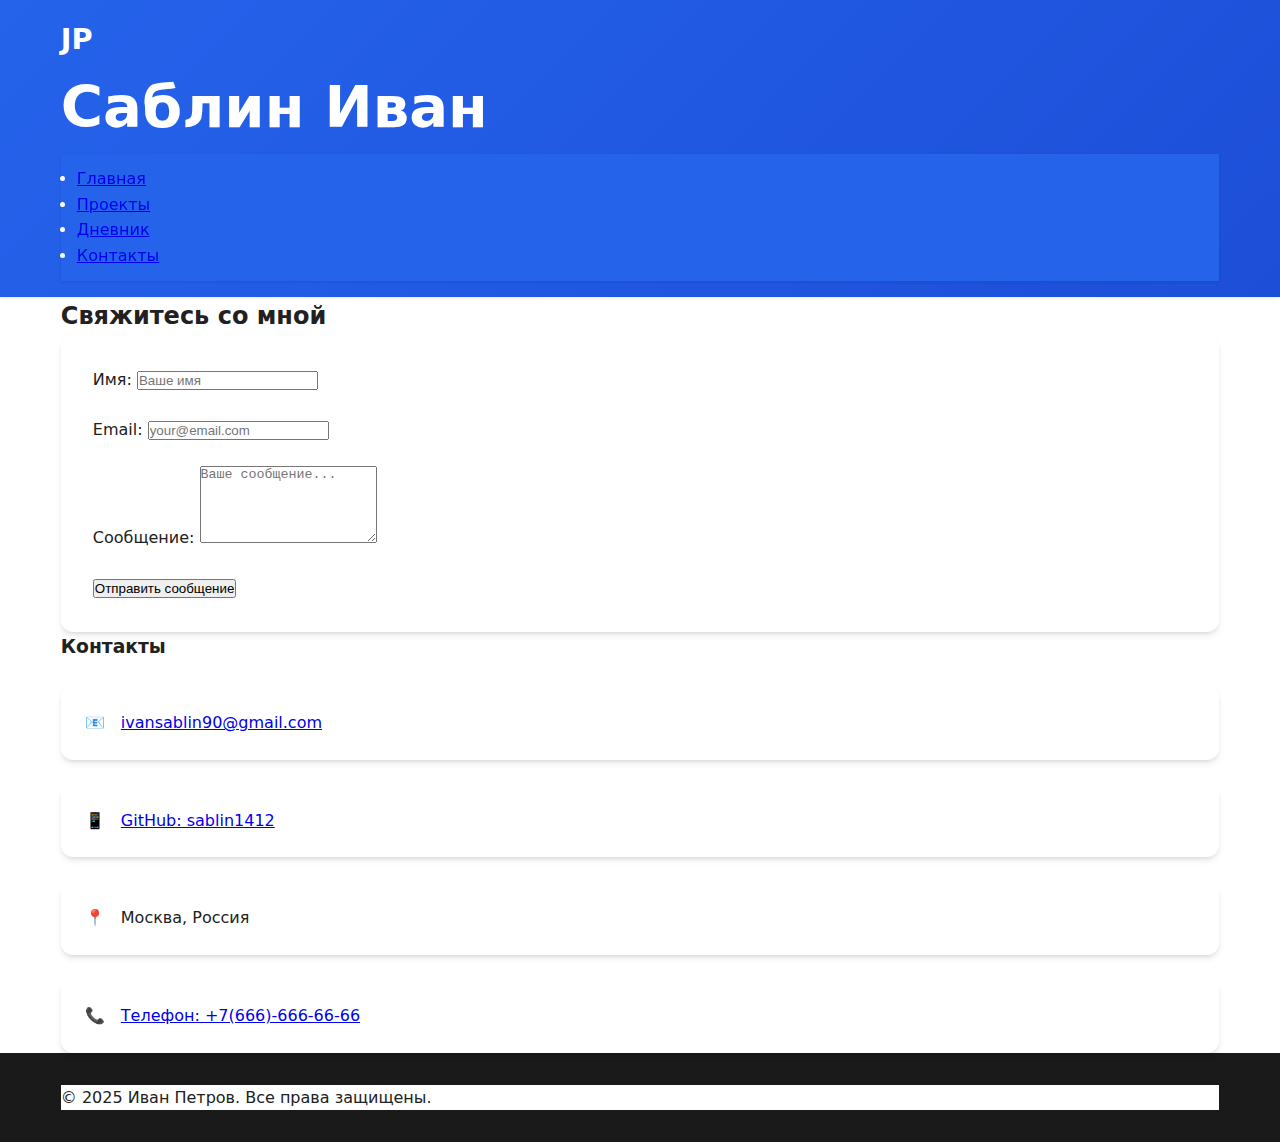
<file: pages/contacts.html>
<!DOCTYPE html>
<html lang="ru">
<head>
    <meta charset="UTF-8">
    <meta name="viewport" content="width=device-width, initial-scale=1.0">
    <title>Контакты - Портфолио</title>
    <link rel="stylesheet" href="../styles/styles.css">
</head>
<body>
    <!-- Шапка сайта -->
    <header class="header">
        <div class="container">
            <div class="logo">
                <div class="logo-icon">JP</div>
                <h1>Саблин Иван</h1>
            </div>
            <nav class="nav">
                <ul>
                    <li><a href="../index.html">Главная</a></li>
                    <li><a href="projects.html">Проекты</a></li>
                    <li><a href="diary.html">Дневник</a></li>
                    <li><a href="contacts.html" class="active">Контакты</a></li>
                </ul>
            </nav>
        </div>
    </header>

    <main>
        <section class="contacts-section">
            <div class="container">
                <h2>Свяжитесь со мной</h2>

                <!-- Форма контакта -->
                <div class="contact-form-wrapper">
                    <form class="contact-form" id="contactForm">
                        <div class="form-group">
                            <label for="name">Имя:</label>
                            <input type="text" id="name" name="name" required placeholder="Ваше имя">
                            <span class="error-message" id="nameError"></span>
                        </div>

                        <div class="form-group">
                            <label for="email">Email:</label>
                            <input type="email" id="email" name="email" required placeholder="your@email.com">
                            <span class="error-message" id="emailError"></span>
                        </div>

                        <div class="form-group">
                            <label for="message">Сообщение:</label>
                            <textarea id="message" name="message" rows="5" required placeholder="Ваше сообщение..."></textarea>
                            <span class="error-message" id="messageError"></span>
                        </div>

                        <button type="submit" class="btn btn-primary">Отправить сообщение</button>
                    </form>

                    <!-- Контактная информация -->
                    <div class="contact-info">
                        <h3>Контакты</h3>
                        <div class="contact-item">
                            <span class="icon">📧</span>
                            <a href="mailto:student@edu.ru">ivansablin90@gmail.com</a>
                        </div>
                        <div class="contact-item">
                            <span class="icon">📱</span>
                            <a href="https://github.com" target="_blank">GitHub: sablin1412</a>
                        </div>
                        <div class="contact-item">
                            <span class="icon">📍</span>
                            <p>Москва, Россия</p>
                        </div>
                        <div class="contact-item">
                            <span class="icon">📞</span>
                            <a href="https://linkedin.com" target="_blank">Телефон: +7(666)-666-66-66</a>
                        </div>
                    </div>
                </div>
            </div>
        </section>
    </main>

    <!-- Подвал -->
    <footer class="footer">
        <div class="container">
            <p>&copy; 2025 Иван Петров. Все права защищены.</p>
        </div>
    </footer>

    <script src="../scripts/script.js"></script>
</body>
</html>
</file>
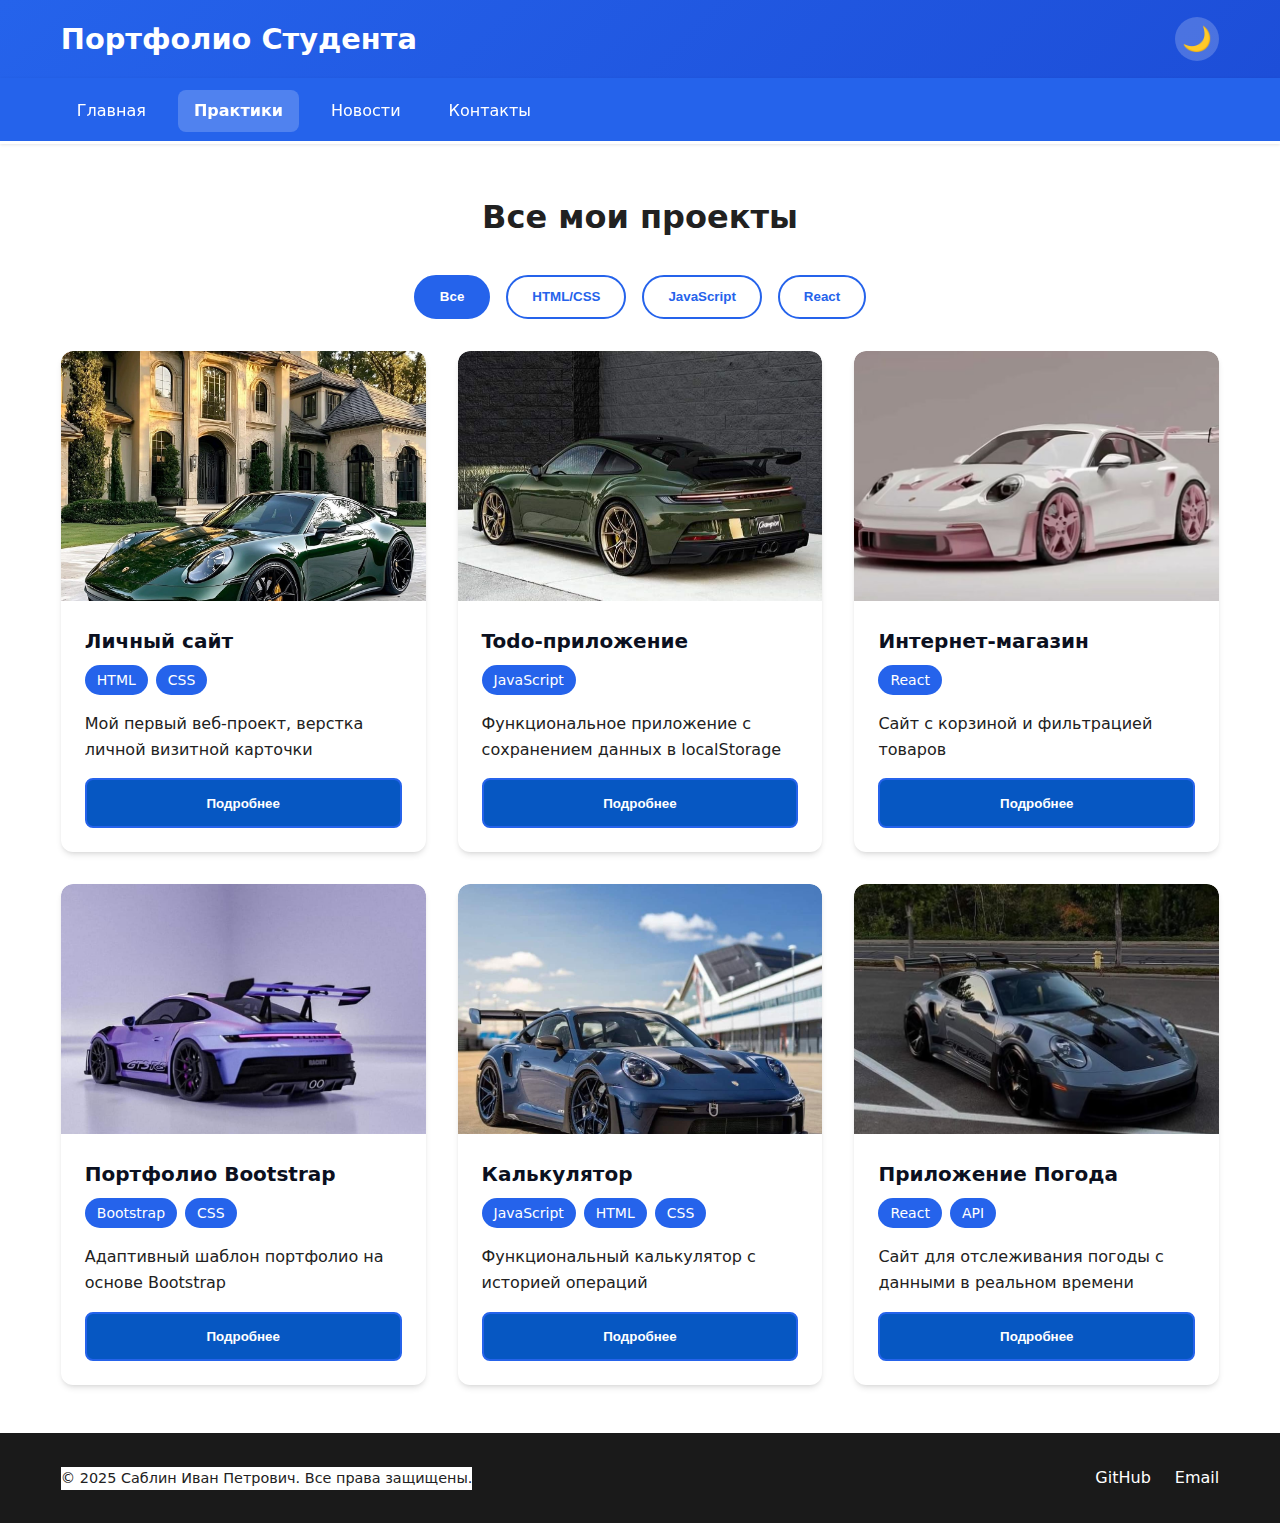
<file: pages/projects.html>
<!DOCTYPE html>
<html lang="ru">
<head>
    <meta charset="UTF-8">
    <meta name="viewport" content="width=device-width, initial-scale=1, viewport-fit=cover">
    <meta name="description" content="Все мои проекты по веб-разработке - HTML, CSS, JavaScript, React">
    <title>Мои проекты - Портфолио Студента</title>
    <link rel="stylesheet" href="../styles/styles.css">
    <link rel="stylesheet" href="../additional-styles.css">
</head>
<body>
    <a class="skip-link" href="#main">Перейти к основному содержимому</a>

    <div class="page">
        <header class="header" role="banner">
            <div class="container header__container">
                <div class="logo">Портфолио Студента</div>
                <button class="theme-toggle" id="themeToggle" aria-label="Переключить тему" aria-pressed="false">
                    <span class="theme-icon" aria-hidden="true">🌙</span>
                    <span class="sr-only">Тема: Светлая</span>
                </button>
            </div>
        </header>

        <nav class="nav" role="navigation" aria-label="Основная навигация">
            <div class="container">
                <ul class="nav__list">
                    <li><a href="../index.html" class="nav__link">Главная</a></li>
                    <li><a href="projects.html" class="nav__link" aria-current="page">Практики</a></li>
                    <li><a href="diary.html" class="nav__link">Новости</a></li>
                    <li><a href="contacts.html" class="nav__link">Контакты</a></li>
                </ul>
            </div>
        </nav>

        <main id="main" class="main" role="main">
            <section class="section" aria-labelledby="projects-title">
                <div class="container">
                    <h1 id="projects-title" class="section-title">Все мои проекты</h1>
                    
                    <div class="filters" role="group" aria-label="Фильтры проектов по технологиям">
                        <button class="filter-btn active" data-filter="all" aria-pressed="true">Все</button>
                        <button class="filter-btn" data-filter="html" aria-pressed="false">HTML/CSS</button>
                        <button class="filter-btn" data-filter="javascript" aria-pressed="false">JavaScript</button>
                        <button class="filter-btn" data-filter="react" aria-pressed="false">React</button>
                    </div>

                    <div class="projects-area">
                        <div class="projects-gallery" role="list" aria-label="Список проектов">
                            <!-- Проект 1: Личный сайт -->
                            <article class="project-card" data-category="html" role="listitem">
                                <div class="project-card__image-wrapper">
                                    <img src="../images/ww1.jpg" 
                                         width="400" 
                                         height="250" 
                                         alt="Скриншот личного сайта-визитки с адаптивным дизайном" 
                                         class="project-card__image"
                                         loading="lazy">
                                </div>
                                <div class="project-card__content">
                                    <h3 class="project-card__title">Личный сайт</h3>
                                    <div class="project-card__tags" role="list" aria-label="Технологии проекта">
                                        <span class="tag" role="listitem">HTML</span>
                                        <span class="tag" role="listitem">CSS</span>
                                    </div>
                                    <p class="project-card__description">Мой первый веб-проект, верстка личной визитной карточки</p>
                                    <button class="button button--secondary project-details-btn" data-project="0" aria-label="Показать подробную информацию о проекте Личный сайт">Подробнее</button>
                                </div>
                            </article>

                            <!-- Проект 2: Todo-приложение -->
                            <article class="project-card" data-category="javascript" role="listitem">
                                <div class="project-card__image-wrapper">
                                    <img src="../images/ww2.jpg" 
                                         width="400" 
                                         height="250" 
                                         alt="Скриншот Todo-приложения с списком задач" 
                                         class="project-card__image"
                                         loading="lazy">
                                </div>
                                <div class="project-card__content">
                                    <h3 class="project-card__title">Todo-приложение</h3>
                                    <div class="project-card__tags" role="list" aria-label="Технологии проекта">
                                        <span class="tag" role="listitem">JavaScript</span>
                                    </div>
                                    <p class="project-card__description">Функциональное приложение с сохранением данных в localStorage</p>
                                    <button class="button button--secondary project-details-btn" data-project="1" aria-label="Показать подробную информацию о проекте Todo-приложение">Подробнее</button>
                                </div>
                            </article>

                            <!-- Проект 3: Интернет-магазин -->
                            <article class="project-card" data-category="react" role="listitem">
                                <div class="project-card__image-wrapper">
                                    <img src="../images/ww3.jpg" 
                                         width="400" 
                                         height="250" 
                                         alt="Скриншот интернет-магазина с карточками товаров и корзиной" 
                                         class="project-card__image"
                                         loading="lazy">
                                </div>
                                <div class="project-card__content">
                                    <h3 class="project-card__title">Интернет-магазин</h3>
                                    <div class="project-card__tags" role="list" aria-label="Технологии проекта">
                                        <span class="tag" role="listitem">React</span>
                                    </div>
                                    <p class="project-card__description">Сайт с корзиной и фильтрацией товаров</p>
                                    <button class="button button--secondary project-details-btn" data-project="2" aria-label="Показать подробную информацию о проекте Интернет-магазин">Подробнее</button>
                                </div>
                            </article>

                            <!-- Проект 4: Портфолио Bootstrap -->
                            <article class="project-card" data-category="html" role="listitem">
                                <div class="project-card__image-wrapper">
                                    <img src="../images/ww4.jpg" 
                                         width="400" 
                                         height="250" 
                                         alt="Скриншот портфолио на Bootstrap с сеточной системой" 
                                         class="project-card__image"
                                         loading="lazy">
                                </div>
                                <div class="project-card__content">
                                    <h3 class="project-card__title">Портфолио Bootstrap</h3>
                                    <div class="project-card__tags" role="list" aria-label="Технологии проекта">
                                        <span class="tag" role="listitem">Bootstrap</span>
                                        <span class="tag" role="listitem">CSS</span>
                                    </div>
                                    <p class="project-card__description">Адаптивный шаблон портфолио на основе Bootstrap</p>
                                    <button class="button button--secondary project-details-btn" data-project="3" aria-label="Показать подробную информацию о проекте Портфолио Bootstrap">Подробнее</button>
                                </div>
                            </article>

                            <!-- Проект 5: Калькулятор -->
                            <article class="project-card" data-category="javascript" role="listitem">
                                <div class="project-card__image-wrapper">
                                    <img src="../images/ww5.jpg" 
                                         width="400" 
                                         height="250" 
                                         alt="Скриншот калькулятора с интерфейсом для вычислений" 
                                         class="project-card__image"
                                         loading="lazy">
                                </div>
                                <div class="project-card__content">
                                    <h3 class="project-card__title">Калькулятор</h3>
                                    <div class="project-card__tags" role="list" aria-label="Технологии проекта">
                                        <span class="tag" role="listitem">JavaScript</span>
                                        <span class="tag" role="listitem">HTML</span>
                                        <span class="tag" role="listitem">CSS</span>
                                    </div>
                                    <p class="project-card__description">Функциональный калькулятор с историей операций</p>
                                    <button class="button button--secondary project-details-btn" data-project="4" aria-label="Показать подробную информацию о проекте Калькулятор">Подробнее</button>
                                </div>
                            </article>

                            <!-- Проект 6: Приложение Погода -->
                            <article class="project-card" data-category="react" role="listitem">
                                <div class="project-card__image-wrapper">
                                    <img src="../images/ww6.jpg" 
                                         width="400" 
                                         height="250" 
                                         alt="Скриншот приложения погоды с прогнозом на неделю" 
                                         class="project-card__image"
                                         loading="lazy">
                                </div>
                                <div class="project-card__content">
                                    <h3 class="project-card__title">Приложение Погода</h3>
                                    <div class="project-card__tags" role="list" aria-label="Технологии проекта">
                                        <span class="tag" role="listitem">React</span>
                                        <span class="tag" role="listitem">API</span>
                                    </div>
                                    <p class="project-card__description">Сайт для отслеживания погоды с данными в реальном времени</p>
                                    <button class="button button--secondary project-details-btn" data-project="5" aria-label="Показать подробную информацию о проекте Приложение Погода">Подробнее</button>
                                </div>
                            </article>
                        </div>
                    </div>
                </div>
            </section>
        </main>

        <footer class="footer" role="contentinfo">
            <div class="container footer__container">
                <p class="footer__copyright">&copy; 2025 Саблин Иван Петрович. Все права защищены.</p>
                <nav class="footer__links" aria-label="Социальные сети">
                    <a href="https://github.com/sablin1412" target="_blank" rel="noopener noreferrer" class="footer__link" aria-label="GitHub профиль (открывается в новой вкладке)">GitHub</a>
                    <a href="mailto:ivansablin90@gmail.com" class="footer__link" aria-label="Отправить email">Email</a>
                </nav>
            </div>
        </footer>
    </div>

    <!-- Модальное окно для деталей проекта -->
    <div id="projectModal" class="modal" role="dialog" aria-modal="true" aria-labelledby="modalTitle" aria-describedby="modalDescription" hidden>
        <div class="modal__overlay" data-close-modal aria-label="Закрыть модальное окно"></div>
        <div class="modal__content" tabindex="-1">
            <button class="modal__close" data-close-modal aria-label="Закрыть модальное окно">&times;</button>
            <h2 id="modalTitle" class="modal__title"></h2>
            <div id="modalDescription" class="modal__body"></div>
        </div>
    </div>

    <!-- Контейнер для уведомлений -->
    <div id="notifications" class="notifications-container" role="status" aria-live="polite" aria-atomic="true"></div>

    <script src="../scripts/script.js"></script>
    <script>
        // Фильтрация проектов с доступностью
        document.addEventListener('DOMContentLoaded', function() {
            const filterBtns = document.querySelectorAll('.filter-btn');
            const projectCards = document.querySelectorAll('[data-category]');
            
            filterBtns.forEach(btn => {
                btn.addEventListener('click', function() {
                    // Обновление aria-pressed для всех кнопок
                    filterBtns.forEach(b => {
                        b.classList.remove('active');
                        b.setAttribute('aria-pressed', 'false');
                    });
                    
                    this.classList.add('active');
                    this.setAttribute('aria-pressed', 'true');
                    
                    const filterValue = this.getAttribute('data-filter');
                    let visibleCount = 0;
                    
                    projectCards.forEach(card => {
                        if (filterValue === 'all' || card.getAttribute('data-category') === filterValue) {
                            card.style.display = 'block';
                            setTimeout(() => card.style.opacity = '1', 10);
                            visibleCount++;
                        } else {
                            card.style.opacity = '0';
                            setTimeout(() => card.style.display = 'none', 300);
                        }
                    });
                    
                    // Announce результат фильтрации для скринридеров
                    const filterText = this.textContent;
                    announceToScreenReader(`Фильтр ${filterText} применён. Показано проектов: ${visibleCount}`);
                });
            });
        });
    </script>
</body>
</html>
</file>
<file: styles/styles.css>
/* ==================== ПЕРЕМЕННЫЕ И ОСНОВНЫЕ СТИЛИ ==================== */

:root {
    /* Цветовая схема */
    --primary-color: #2563eb;
    --secondary-color: #6c757d;
    --success-color: #28a745;
    --danger-color: #dc3545;
    --dark-bg: #1a1a1a;
    --light-bg: #f8f9fa;
    --text-dark: #0b1020;
    --text-light: #666666;
    --border-color: #e0e0e0;
    
    /* Отступы */
    --space-sm: 0.5rem;
    --space-md: 1rem;
    --space-lg: 1.5rem;
    --space-xl: 2rem;
    --space-2xl: 3rem;
    
    /* Тени */
    --shadow-sm: 0 1px 3px rgba(0, 0, 0, 0.1);
    --shadow-md: 0 4px 6px -1px rgba(0, 0, 0, 0.1), 0 2px 4px -2px rgba(0, 0, 0, 0.1);
    --shadow-lg: 0 10px 15px -3px rgba(0, 0, 0, 0.1), 0 4px 6px -4px rgba(0, 0, 0, 0.1);
    
    --transition: all 0.3s ease;
    
    /* Поддержка светлой и тёмной темы */
    color-scheme: light dark;
}

/* ==================== СБРОС И БАЗОВЫЕ СТИЛИ ==================== */

* {
    margin: 0;
    padding: 0;
    box-sizing: border-box;
}

html {
    scroll-behavior: smooth;
    height: 100%;
}

body {
    margin: 0;
    font: 16px/1.6 system-ui, -apple-system, "Segoe UI", Roboto, Arial, sans-serif;
    background: #f8fafc;
    color: var(--text-dark);
    height: 100%;
}

.page {
    min-height: 100vh;
    min-height: 100svh;
    min-height: 100dvh;
    display: flex;
    flex-direction: column;
}

main {
    flex: 1;
}

.container {
    max-width: 1200px;
    margin: 0 auto;
    padding-inline: clamp(1rem, calc(0.5rem + 1vw), 2rem);
}

/* ==================== SKIP-LINK (ДОСТУПНОСТЬ) ==================== */

.skip-link {
    position: absolute;
    inset-inline-start: 1rem;
    inset-block-start: -100%;
    z-index: 10000;
    padding: 0.5rem 0.75rem;
    background: #111;
    color: #fff;
    border-radius: 0.5rem;
    text-decoration: none;
    font-weight: 600;
}

.skip-link:focus,
.skip-link:focus-visible {
    inset-block-start: 1rem;
}

/* ==================== ФОКУС (ДОСТУПНОСТЬ) ==================== */

:focus-visible {
    outline: 3px solid var(--primary-color);
    outline-offset: 2px;
}

a, button, input, textarea {
    outline-offset: 2px;
}

/* Крупные цели на сенсорных устройствах */
@media (pointer: coarse) {
    a, button, .nav__link {
        min-height: 44px;
        padding: 0.75rem 1rem;
    }
}

/* ==================== ШАПКА ==================== */

.header {
    background: linear-gradient(135deg, var(--primary-color) 0%, #1d4ed8 100%);
    color: white;
    padding-block: 1rem;
    box-shadow: var(--shadow-sm);
}

.header__container {
    display: flex;
    justify-content: space-between;
    align-items: center;
}

.logo {
    font-size: clamp(1.25rem, calc(1rem + 1.2vw), 1.8rem);
    font-weight: 700;
}

.theme-toggle {
    background: rgba(255, 255, 255, 0.2);
    border: none;
    border-radius: 50%;
    width: 44px;
    height: 44px;
    display: flex;
    align-items: center;
    justify-content: center;
    cursor: pointer;
    transition: var(--transition);
    font-size: 1.5rem;
}

.theme-toggle:hover {
    background: rgba(255, 255, 255, 0.3);
    transform: scale(1.1);
}

/* ==================== НАВИГАЦИЯ (STICKY С SAFE-AREA) ==================== */

.nav {
    position: sticky;
    top: 0;
    padding-block-start: calc(0.75rem + env(safe-area-inset-top));
    padding-block-end: 0.75rem;
    padding-inline-start: calc(var(--space-md, 1rem) + env(safe-area-inset-left));
    padding-inline-end: calc(var(--space-md, 1rem) + env(safe-area-inset-right));
    background: var(--primary-color);
    z-index: 100;
    isolation: isolate;
    box-shadow: var(--shadow-sm);
}

.nav__list {
    list-style: none;
    display: flex;
    gap: var(--space-md);
    flex-wrap: wrap;
}

.nav__link {
    color: white;
    text-decoration: none;
    padding: 0.5rem 1rem;
    border-radius: 0.5rem;
    transition: var(--transition);
    display: inline-block;
}

.nav__link:hover,
.nav__link.active {
    background: rgba(255, 255, 255, 0.2);
}

/* ==================== HERO-СЕКЦИЯ ==================== */

.hero {
    padding-block: var(--space-2xl);
    background: linear-gradient(135deg, #f8fafc 0%, #e2e8f0 100%);
}

.hero__container {
    display: flex;
    gap: var(--space-xl);
    align-items: center;
    flex-wrap: wrap;
}

.hero__image {
    flex-shrink: 0;
}

.hero__photo {
    inline-size: 200px;
    block-size: auto;
    border-radius: 50%;
    object-fit: cover;
    box-shadow: var(--shadow-lg);
    animation: float 3s ease-in-out infinite;
}

@keyframes float {
    0%, 100% { transform: translateY(0); }
    50% { transform: translateY(-10px); }
}

.hero__content {
    flex: 1;
    min-width: 280px;
}

.hero__title {
    font-size: clamp(1.5rem, calc(1.1rem + 2vw), 2rem);
    margin-bottom: var(--space-sm);
    color: var(--primary-color);
}

.hero__subtitle {
    font-size: clamp(1.1rem, calc(0.9rem + 0.8vw), 1.4rem);
    margin-bottom: var(--space-md);
    color: var(--text-light);
}

.hero__description {
    font-size: clamp(1rem, calc(0.9rem + 0.4vw), 1.1rem);
    margin-bottom: var(--space-md);
    max-width: 65ch;
    line-height: 1.7;
}

/* ==================== СЕКЦИИ ==================== */

.section {
    padding-block: var(--space-2xl);
}

.section-title {
    font-size: clamp(1.5rem, calc(1.1rem + 2vw), 2rem);
    margin-bottom: var(--space-xl);
    text-align: center;
    color: var(--primary-color);
}

/* ==================== НАВЫКИ ==================== */

.skills__grid {
    display: grid;
    grid-template-columns: repeat(auto-fit, minmax(250px, 1fr));
    gap: var(--space-lg);
}

.skill-item {
    background: white;
    padding: var(--space-lg);
    border-radius: 0.75rem;
    box-shadow: var(--shadow-md);
}

.skill-item__header {
    display: flex;
    justify-content: space-between;
    margin-bottom: var(--space-sm);
}

.skill-item__name {
    font-weight: 600;
    color: var(--text-dark);
}

.skill-item__percent {
    color: var(--primary-color);
    font-weight: 600;
}

.progress-bar {
    height: 10px;
    background: #e0e0e0;
    border-radius: 10px;
    overflow: hidden;
}

.progress-bar__fill {
    height: 100%;
    background: linear-gradient(90deg, var(--primary-color), #1d4ed8);
    width: var(--progress);
    border-radius: 10px;
    transition: width 1s ease;
}

/* ==================== ПРОЕКТЫ (GRID AUTO-FIT + CONTAINER QUERIES) ==================== */

.projects-preview {
    margin-block: var(--space-2xl);
}

/* Базовое поведение */
.projects-list {
    display: grid;
    grid-template-columns: repeat(auto-fit, minmax(18rem, 1fr));
    gap: var(--space-lg);
}

/* Контейнерные запросы (прогрессивное улучшение) */
@supports (container-type: inline-size) {
    .projects-area {
        container-type: inline-size;
        container-name: projects;
    }

    .projects-list {
        grid-template-columns: 1fr;
    }

    @container projects (min-width: 640px) {
        .projects-list {
            grid-template-columns: repeat(2, 1fr);
        }
    }

    @container projects (min-width: 960px) {
        .projects-list {
            grid-template-columns: repeat(3, 1fr);
        }
    }
}

.project-card {
    background: #fff;
    border-radius: 0.75rem;
    box-shadow: var(--shadow-md);
    transition: transform 0.2s ease, box-shadow 0.2s ease;
    overflow: hidden;
    min-width: 0;
    display: flex;
    flex-direction: column;
}

.project-card:hover {
    transform: translateY(-4px);
    box-shadow: var(--shadow-lg);
}

.project-card__image {
    width: 100%;
    height: auto;
    display: block;
    object-fit: cover;
    transition: transform 0.3s ease;
}

.project-card:hover .project-card__image {
    transform: scale(1.05);
}

.project-card__content {
    padding: var(--space-lg);
    flex: 1;
    display: flex;
    flex-direction: column;
}

.project-card__title {
    font-size: 1.25rem;
    margin-bottom: var(--space-sm);
    color: var(--text-dark);
    overflow-wrap: anywhere;
}

.project-card__tags {
    display: flex;
    gap: var(--space-sm);
    margin-bottom: var(--space-md);
    flex-wrap: wrap;
}

.tag {
    background: var(--primary-color);
    color: white;
    padding: 0.25rem 0.75rem;
    border-radius: 1rem;
    font-size: 0.875rem;
}

.project-card__description {
    color: var(--text-light);
    margin-bottom: var(--space-md);
    flex: 1;
    overflow-wrap: anywhere;
}

/* ==================== КНОПКИ (WCAG 44PX TARGET) ==================== */

.button {
    display: inline-block;
    padding-inline: 1.5rem;
    padding-block: max(0.5rem, calc((44px - 1em) / 2));
    border: none;
    border-radius: 0.5rem;
    text-decoration: none;
    font-weight: 600;
    cursor: pointer;
    transition: var(--transition);
    text-align: center;
}

.button--primary {
    background: var(--primary-color);
    color: white;
}

.button--primary:hover {
    background: #1d4ed8;
    transform: translateY(-2px);
    box-shadow: var(--shadow-md);
}

.button--secondary {
    background: transparent;
    color: var(--primary-color);
    border: 2px solid var(--primary-color);
}

.button--secondary:hover {
    background: var(--primary-color);
    color: white;
}

.text-center {
    text-align: center;
    margin-top: var(--space-xl);
}

/* ==================== FOOTER (С SAFE-AREA) ==================== */

.footer {
    background: #1a1a1a;
    color: white;
    padding-block-start: var(--space-xl);
    padding-block-end: calc(var(--space-xl) + env(safe-area-inset-bottom));
    margin-top: auto;
}

.footer__container {
    display: flex;
    justify-content: space-between;
    align-items: center;
    flex-wrap: wrap;
    gap: var(--space-md);
}

.footer__copyright {
    font-size: 0.9rem;
}

.footer__links {
    display: flex;
    gap: var(--space-lg);
}

.footer__link {
    color: white;
    text-decoration: none;
    transition: var(--transition);
}

.footer__link:hover {
    color: var(--primary-color);
}

/* ==================== МОДАЛЬНОЕ ОКНО ==================== */

.modal {
    position: fixed;
    inset: 0;
    z-index: 9999;
    display: flex;
    align-items: center;
    justify-content: center;
    animation: fadeIn 0.3s ease;
}

.modal[hidden] {
    display: none;
}

.modal__overlay {
    position: absolute;
    inset: 0;
    background: rgba(0, 0, 0, 0.7);
}

.modal__content {
    position: relative;
    background: white;
    border-radius: 0.75rem;
    padding: var(--space-xl);
    max-width: 600px;
    width: 90%;
    max-height: 80vh;
    overflow-y: auto;
    box-shadow: var(--shadow-lg);
    animation: slideInUp 0.3s ease;
}

.modal__close {
    position: absolute;
    top: var(--space-md);
    right: var(--space-md);
    background: transparent;
    border: none;
    font-size: 2rem;
    cursor: pointer;
    color: var(--text-light);
    transition: var(--transition);
    width: 44px;
    height: 44px;
    display: flex;
    align-items: center;
    justify-content: center;
}

.modal__close:hover {
    color: var(--danger-color);
    transform: rotate(90deg);
}

.modal__title {
    margin-bottom: var(--space-lg);
    color: var(--primary-color);
}

@keyframes fadeIn {
    from { opacity: 0; }
    to { opacity: 1; }
}

@keyframes slideInUp {
    from {
        opacity: 0;
        transform: translateY(50px);
    }
    to {
        opacity: 1;
        transform: translateY(0);
    }
}

/* ==================== ДОСТУПНОСТЬ: СНИЖЕНИЕ ДВИЖЕНИЯ ==================== */

@media (prefers-reduced-motion: reduce) {
    *,
    *::before,
    *::after {
        animation-duration: 0.01ms !important;
        animation-iteration-count: 1 !important;
        transition-duration: 0.01ms !important;
        scroll-behavior: auto !important;
    }
}

/* ==================== ДОСТУПНОСТЬ: ПОВЫШЕННЫЙ КОНТРАСТ ==================== */

@media (prefers-contrast: more) {
    .button,
    .nav__link {
        box-shadow: inset 0 0 0 2px currentColor;
    }
}

/* ==================== АДАПТИВНОСТЬ ==================== */

@media (max-width: 768px) {
    .hero__container {
        flex-direction: column;
        text-align: center;
    }

    .nav__list {
        justify-content: center;
    }

    .footer__container {
        flex-direction: column;
        text-align: center;
    }
}

/* ==================== ВСПОМОГАТЕЛЬНЫЕ КЛАССЫ ==================== */

.visually-hidden {
    position: absolute !important;
    width: 1px;
    height: 1px;
    padding: 0;
    margin: -1px;
    overflow: hidden;
    clip: rect(0, 0, 0, 0);
    white-space: nowrap;
    border: 0;
}
/* ==================== ФИЛЬТРЫ ПРОЕКТОВ ==================== */

.filters {
    display: flex;
    gap: var(--space-md);
    justify-content: center;
    flex-wrap: wrap;
    margin-bottom: var(--space-xl);
}

.filter-btn {
    padding: 0.75rem 1.5rem;
    border: 2px solid var(--primary-color);
    background: transparent;
    color: var(--primary-color);
    border-radius: 2rem;
    cursor: pointer;
    font-weight: 600;
    transition: var(--transition);
    min-height: 44px;
}

.filter-btn:hover {
    background: var(--primary-color);
    color: white;
    transform: translateY(-2px);
}

.filter-btn.active {
    background: var(--primary-color);
    color: white;
}

/* ==================== ДНЕВНИК ==================== */

.diary-header {
    display: flex;
    justify-content: space-between;
    align-items: center;
    gap: var(--space-lg);
    margin-bottom: var(--space-xl);
    flex-wrap: wrap;
}

.diary-intro {
    flex: 1;
    min-width: 280px;
    font-size: clamp(1rem, calc(0.9rem + 0.4vw), 1.1rem);
    line-height: 1.7;
    color: var(--text-light);
}

.diary-entries {
    display: grid;
    gap: var(--space-lg);
}

.diary-entry {
    background: white;
    border-radius: 0.75rem;
    padding: var(--space-lg);
    box-shadow: var(--shadow-md);
    transition: var(--transition);
}

.diary-entry:hover {
    box-shadow: var(--shadow-lg);
    transform: translateY(-2px);
}

.diary-entry__header {
    display: flex;
    justify-content: space-between;
    align-items: flex-start;
    gap: var(--space-md);
    margin-bottom: var(--space-sm);
    flex-wrap: wrap;
}

.diary-entry__title {
    font-size: 1.25rem;
    color: var(--text-dark);
    margin: 0;
}

.diary-entry__status {
    padding: 0.25rem 0.75rem;
    border-radius: 1rem;
    font-size: 0.875rem;
    font-weight: 600;
    white-space: nowrap;
}

.status--completed {
    background: #d4edda;
    color: #155724;
}

.status--progress {
    background: #fff3cd;
    color: #856404;
}

.diary-entry__date {
    font-size: 0.875rem;
    color: var(--text-light);
    margin-bottom: var(--space-sm);
}

.diary-entry__description {
    color: var(--text-light);
    line-height: 1.7;
    margin-bottom: var(--space-md);
}

.diary-entry__progress {
    margin-top: var(--space-md);
}

/* ==================== КОНТАКТЫ ==================== */

.contacts-wrapper {
    display: grid;
    gap: var(--space-2xl);
    grid-template-columns: 1fr;
}

@media (min-width: 768px) {
    .contacts-wrapper {
        grid-template-columns: 1fr 1fr;
    }
}

.contact-subtitle {
    font-size: clamp(1.25rem, calc(1rem + 1vw), 1.5rem);
    margin-bottom: var(--space-lg);
    color: var(--primary-color);
}

/* Форма */
.contact-form {
    background: white;
    padding: var(--space-xl);
    border-radius: 0.75rem;
    box-shadow: var(--shadow-md);
}

.form-group {
    margin-bottom: var(--space-lg);
}

.form-label {
    display: block;
    margin-bottom: var(--space-sm);
    font-weight: 600;
    color: var(--text-dark);
}

.required {
    color: var(--danger-color);
}

.form-input,
.form-textarea {
    width: 100%;
    padding: 0.75rem 1rem;
    border: 2px solid var(--border-color);
    border-radius: 0.5rem;
    font-family: inherit;
    font-size: 1rem;
    transition: var(--transition);
}

.form-input:focus,
.form-textarea:focus {
    outline: none;
    border-color: var(--primary-color);
    box-shadow: 0 0 0 3px rgba(37, 99, 235, 0.1);
}

.form-input.input-error,
.form-textarea.input-error {
    border-color: var(--danger-color);
}

.form-textarea {
    resize: vertical;
    min-height: 120px;
}

/* Контактная информация */
.contact-info {
    display: grid;
    gap: var(--space-lg);
}

.contact-item {
    display: flex;
    gap: var(--space-md);
    align-items: flex-start;
    padding: var(--space-lg);
    background: white;
    border-radius: 0.75rem;
    box-shadow: var(--shadow-md);
    transition: var(--transition);
}

.contact-item:hover {
    box-shadow: var(--shadow-lg);
    transform: translateY(-2px);
}

.contact-icon {
    font-size: 2rem;
    flex-shrink: 0;
}

.contact-details {
    flex: 1;
}

.contact-item-title {
    font-size: 1rem;
    margin-bottom: 0.25rem;
    color: var(--text-dark);
}

.contact-link {
    color: var(--primary-color);
    text-decoration: none;
    transition: var(--transition);
}

.contact-link:hover {
    text-decoration: underline;
}

.contact-text {
    color: var(--text-light);
    margin: 0;
}

/* ==================== АДАПТИВНОСТЬ ДЛЯ НОВЫХ СТРАНИЦ ==================== */

@media (max-width: 768px) {
    .filters {
        justify-content: flex-start;
    }

    .diary-header {
        flex-direction: column;
        align-items: flex-start;
    }

    .contact-form {
        padding: var(--space-lg);
    }
}
/* ==================== ЗАДАНИЕ 16: АДАПТИВНЫЕ ИЗОБРАЖЕНИЯ ==================== */

/* Базовое адаптивное изображение */
.responsive-image {
    width: 100%;
    height: auto;
    display: block;
    border-radius: 0.5rem;
}

/* Picture element */
picture {
    display: block;
}

/* Адаптивная галерея проектов */
.projects-gallery {
    display: grid;
    grid-template-columns: repeat(auto-fit, minmax(280px, 1fr));
    gap: var(--space-xl);
}

/* На больших экранах: 3 колонки */
@media (min-width: 1024px) {
    .projects-gallery {
        grid-template-columns: repeat(3, 1fr);
    }
}

/* На планшетах: 2 колонки */
@media (min-width: 640px) and (max-width: 1023px) {
    .projects-gallery {
        grid-template-columns: repeat(2, 1fr);
    }
}

/* На мобильных: 1 колонка */
@media (max-width: 639px) {
    .projects-gallery {
        grid-template-columns: 1fr;
    }
}

/* Обертка для изображения проекта */
.project-card__image-wrapper {
    width: 100%;
    overflow: hidden;
    border-radius: 0.75rem 0.75rem 0 0;
    background: #f1f5f9;
}

/* Изображение внутри карточки с object-fit */
.project-card__image {
    width: 100%;
    height: 250px;
    object-fit: cover;
    display: block;
    transition: transform 0.3s ease;
}

.project-card:hover .project-card__image {
    transform: scale(1.05);
}

/* ==================== ДЕМОНСТРАЦИЯ OBJECT-FIT ==================== */

.object-fit-demo-section {
    background: linear-gradient(135deg, #f8fafc 0%, #e2e8f0 100%);
}

.object-fit-demo {
    display: grid;
    grid-template-columns: repeat(3, 1fr);
    gap: var(--space-xl);
    margin-top: var(--space-xl);
}

@media (max-width: 768px) {
    .object-fit-demo {
        grid-template-columns: 1fr;
        gap: var(--space-lg);
    }
}

.object-fit-item {
    text-align: center;
    background: white;
    padding: var(--space-lg);
    border-radius: 0.75rem;
    box-shadow: var(--shadow-md);
}

.object-fit-container {
    width: 100%;
    height: 200px;
    border: 2px dashed var(--border-color);
    border-radius: 0.5rem;
    overflow: hidden;
    margin-bottom: var(--space-md);
    background: #f8fafc;
}

.object-fit-container img {
    width: 100%;
    height: 100%;
}

.object-fit-cover {
    object-fit: cover;
}

.object-fit-contain {
    object-fit: contain;
}

.object-fit-fill {
    object-fit: fill;
}

.object-fit-label {
    display: inline-block;
    padding: 0.5rem 1rem;
    background: var(--primary-color);
    color: white;
    border-radius: 0.5rem;
    font-size: 0.875rem;
    font-weight: 600;
    font-family: 'Courier New', monospace;
}

/* ==================== RETINA DISPLAY ПОДДЕРЖКА ==================== */

.retina-image {
    width: 100px;
    height: 100px;
    display: block;
    margin: 0 auto;
    border-radius: 50%;
}

/* Для иконок и логотипов */
.icon-retina {
    width: 48px;
    height: 48px;
}

/* ==================== ТЕМНАЯ ТЕМА (PREFERS-COLOR-SCHEME) ==================== */

@media (prefers-color-scheme: dark) {
    :root {
        --text-dark: #e2e8f0;
        --text-light: #94a3b8;
        --light-bg: #1e293b;
        --border-color: #334155;
    }

    body {
        background: #0f172a;
        color: var(--text-dark);
    }

    .header,
    .nav,
    .section,
    .footer,
    .skill-item,
    .project-card,
    .diary-entry,
    .contact-form,
    .contact-item,
    .object-fit-item {
        background: #1e293b;
        border-color: #334155;
    }

    .hero {
        background: linear-gradient(135deg, #1e293b 0%, #0f172a 100%);
    }

    .object-fit-demo-section {
        background: linear-gradient(135deg, #1e293b 0%, #0f172a 100%);
    }

    .explanation,
    .diary-intro {
        background: #334155;
        color: var(--text-light);
    }

    .object-fit-container {
        background: #334155;
        border-color: #475569;
    }

    .form-input,
    .form-textarea {
        background: #0f172a;
        border-color: #334155;
        color: var(--text-dark);
    }

    .form-input:focus,
    .form-textarea:focus {
        border-color: var(--primary-color);
        background: #1e293b;
    }
}

/* Ручное переключение темы через data-theme */
[data-theme="dark"] {
    --text-dark: #e2e8f0;
    --text-light: #94a3b8;
    --light-bg: #1e293b;
    --border-color: #334155;
}

[data-theme="dark"] body {
    background: #0f172a;
    color: var(--text-dark);
}

[data-theme="dark"] .header,
[data-theme="dark"] .nav,
[data-theme="dark"] .section,
[data-theme="dark"] .footer,
[data-theme="dark"] .skill-item,
[data-theme="dark"] .project-card,
[data-theme="dark"] .diary-entry,
[data-theme="dark"] .contact-form,
[data-theme="dark"] .contact-item,
[data-theme="dark"] .object-fit-item {
    background: #1e293b;
    border-color: #334155;
}

[data-theme="dark"] .hero {
    background: linear-gradient(135deg, #1e293b 0%, #0f172a 100%);
}

[data-theme="dark"] .object-fit-demo-section {
    background: linear-gradient(135deg, #1e293b 0%, #0f172a 100%);
}

[data-theme="dark"] .form-input,
[data-theme="dark"] .form-textarea {
    background: #0f172a;
    border-color: #334155;
    color: var(--text-dark);
}

/* ==================== АДАПТИВНОСТЬ ДЛЯ ПЕЧАТИ ==================== */

@media print {
    .section {
        break-inside: avoid;
        box-shadow: none;
        border: 1px solid #ccc;
    }

    .projects-gallery {
        grid-template-columns: repeat(2, 1fr);
    }

    .nav,
    .theme-toggle,
    .button,
    .skip-link {
        display: none;
    }

    .hero__photo {
        width: 150px;
        height: 150px;
    }
}

/* ==================== ВЫСОКИЕ ЭКРАНЫ ==================== */

@media (min-height: 900px) and (min-width: 1200px) {
    .project-card__image {
        height: 300px;
    }

    .object-fit-container {
        height: 250px;
    }
}
body, .contact-form, .form-input, .form-textarea, .contact-item, .section-title, p, label, .contact-link {
    color: #212121 !important;
    background: #fff !important;
}
.button, .button--primary {
    background: #0657c2 !important;
    color: #fff !important;
}
.button--primary:focus, .button--primary:hover {
    background: #02367a !important;
}
</file>
<file: additional-styles.css>
/* ==================== ДОПОЛНИТЕЛЬНЫЕ СТИЛИ ДЛЯ ЗАДАНИЯ 16 ==================== */
/* Этот файл содержит стили для адаптивных изображений только для index.html */

/* ==================== ФИЛЬТРЫ ПРОЕКТОВ ==================== */

.filters {
    display: flex;
    gap: var(--space-md);
    justify-content: center;
    flex-wrap: wrap;
    margin-bottom: var(--space-xl);
}

.filter-btn {
    padding: 0.75rem 1.5rem;
    border: 2px solid var(--primary-color);
    background: transparent;
    color: var(--primary-color);
    border-radius: 2rem;
    cursor: pointer;
    font-weight: 600;
    transition: var(--transition);
    min-height: 44px;
}

.filter-btn:hover {
    background: var(--primary-color);
    color: white;
    transform: translateY(-2px);
}

.filter-btn.active {
    background: var(--primary-color);
    color: white;
}

/* ==================== АДАПТИВНАЯ ГАЛЕРЕЯ ПРОЕКТОВ ==================== */

.projects-gallery {
    display: grid;
    grid-template-columns: repeat(auto-fit, minmax(280px, 1fr));
    gap: var(--space-xl);
}

/* На больших экранах: 3 колонки */
@media (min-width: 1024px) {
    .projects-gallery {
        grid-template-columns: repeat(3, 1fr);
    }
}

/* На планшетах: 2 колонки */
@media (min-width: 640px) and (max-width: 1023px) {
    .projects-gallery {
        grid-template-columns: repeat(2, 1fr);
    }
}

/* На мобильных: 1 колонка */
@media (max-width: 639px) {
    .projects-gallery {
        grid-template-columns: 1fr;
    }
}

/* Обертка для изображения проекта */
.project-card__image-wrapper {
    width: 100%;
    overflow: hidden;
    border-radius: 0.75rem 0.75rem 0 0;
    background: #f1f5f9;
}

/* Изображение внутри карточки с object-fit */
.project-card__image {
    width: 100%;
    height: 250px;
    object-fit: cover;
    display: block;
    transition: transform 0.3s ease;
}

.project-card:hover .project-card__image {
    transform: scale(1.05);
}

/* ==================== ДЕМОНСТРАЦИЯ OBJECT-FIT (только для index.html) ==================== */

.object-fit-demo-section {
    background: linear-gradient(135deg, #f8fafc 0%, #e2e8f0 100%);
}

.object-fit-demo {
    display: grid;
    grid-template-columns: repeat(3, 1fr);
    gap: var(--space-xl);
    margin-top: var(--space-xl);
}

@media (max-width: 768px) {
    .object-fit-demo {
        grid-template-columns: 1fr;
        gap: var(--space-lg);
    }
}

.object-fit-item {
    text-align: center;
    background: white;
    padding: var(--space-lg);
    border-radius: 0.75rem;
    box-shadow: var(--shadow-md);
}

.object-fit-container {
    width: 100%;
    height: 200px;
    border: 2px dashed var(--border-color);
    border-radius: 0.5rem;
    overflow: hidden;
    margin-bottom: var(--space-md);
    background: #f8fafc;
}

.object-fit-container img {
    width: 100%;
    height: 100%;
}

.object-fit-cover {
    object-fit: cover;
}

.object-fit-contain {
    object-fit: contain;
}

.object-fit-fill {
    object-fit: fill;
}

.object-fit-label {
    display: inline-block;
    padding: 0.5rem 1rem;
    background: var(--primary-color);
    color: white;
    border-radius: 0.5rem;
    font-size: 0.875rem;
    font-weight: 600;
    font-family: 'Courier New', monospace;
}

/* ==================== ДНЕВНИК ==================== */

.diary-header {
    display: flex;
    justify-content: space-between;
    align-items: center;
    gap: var(--space-lg);
    margin-bottom: var(--space-xl);
    flex-wrap: wrap;
}

.diary-intro {
    flex: 1;
    min-width: 280px;
    font-size: clamp(1rem, calc(0.9rem + 0.4vw), 1.1rem);
    line-height: 1.7;
    color: var(--text-light);
}

.diary-entries {
    display: grid;
    gap: var(--space-lg);
}

.diary-entry {
    background: white;
    border-radius: 0.75rem;
    padding: var(--space-lg);
    box-shadow: var(--shadow-md);
    transition: var(--transition);
}

.diary-entry:hover {
    box-shadow: var(--shadow-lg);
    transform: translateY(-2px);
}

.diary-entry__header {
    display: flex;
    justify-content: space-between;
    align-items: flex-start;
    gap: var(--space-md);
    margin-bottom: var(--space-sm);
    flex-wrap: wrap;
}

.diary-entry__title {
    font-size: 1.25rem;
    color: var(--text-dark);
    margin: 0;
}

.diary-entry__status {
    padding: 0.25rem 0.75rem;
    border-radius: 1rem;
    font-size: 0.875rem;
    font-weight: 600;
    white-space: nowrap;
}

.status--completed {
    background: #d4edda;
    color: #155724;
}

.status--progress {
    background: #fff3cd;
    color: #856404;
}

.diary-entry__date {
    font-size: 0.875rem;
    color: var(--text-light);
    margin-bottom: var(--space-sm);
}

.diary-entry__description {
    color: var(--text-light);
    line-height: 1.7;
    margin-bottom: var(--space-md);
}

.diary-entry__progress {
    margin-top: var(--space-md);
}

/* ==================== КОНТАКТЫ ==================== */

.contacts-wrapper {
    display: grid;
    gap: var(--space-2xl);
    grid-template-columns: 1fr;
}

@media (min-width: 768px) {
    .contacts-wrapper {
        grid-template-columns: 1fr 1fr;
    }
}

.contact-subtitle {
    font-size: clamp(1.25rem, calc(1rem + 1vw), 1.5rem);
    margin-bottom: var(--space-lg);
    color: var(--primary-color);
}

/* Форма */
.contact-form {
    background: white;
    padding: var(--space-xl);
    border-radius: 0.75rem;
    box-shadow: var(--shadow-md);
}

.form-group {
    margin-bottom: var(--space-lg);
}

.form-label {
    display: block;
    margin-bottom: var(--space-sm);
    font-weight: 600;
    color: var(--text-dark);
}

.required {
    color: var(--danger-color);
}

.form-input,
.form-textarea {
    width: 100%;
    padding: 0.75rem 1rem;
    border: 2px solid var(--border-color);
    border-radius: 0.5rem;
    font-family: inherit;
    font-size: 1rem;
    transition: var(--transition);
}

.form-input:focus,
.form-textarea:focus {
    outline: none;
    border-color: var(--primary-color);
    box-shadow: 0 0 0 3px rgba(37, 99, 235, 0.1);
}

.form-input.input-error,
.form-textarea.input-error {
    border-color: var(--danger-color);
}

.form-textarea {
    resize: vertical;
    min-height: 120px;
}

/* Контактная информация */
.contact-info {
    display: grid;
    gap: var(--space-lg);
}

.contact-item {
    display: flex;
    gap: var(--space-md);
    align-items: flex-start;
    padding: var(--space-lg);
    background: white;
    border-radius: 0.75rem;
    box-shadow: var(--shadow-md);
    transition: var(--transition);
}

.contact-item:hover {
    box-shadow: var(--shadow-lg);
    transform: translateY(-2px);
}

.contact-icon {
    font-size: 2rem;
    flex-shrink: 0;
}

.contact-details {
    flex: 1;
}

.contact-item-title {
    font-size: 1rem;
    margin-bottom: 0.25rem;
    color: var(--text-dark);
}

.contact-link {
    color: var(--primary-color);
    text-decoration: none;
    transition: var(--transition);
}

.contact-link:hover {
    text-decoration: underline;
}

.contact-text {
    color: var(--text-light);
    margin: 0;
}

/* ==================== ТЕМНАЯ ТЕМА ==================== */

@media (prefers-color-scheme: dark) {
    .object-fit-demo-section {
        background: linear-gradient(135deg, #1e293b 0%, #0f172a 100%);
    }

    .object-fit-item,
    .diary-entry,
    .contact-form,
    .contact-item {
        background: #1e293b;
        border-color: #334155;
    }

    .object-fit-container {
        background: #334155;
        border-color: #475569;
    }

    .form-input,
    .form-textarea {
        background: #0f172a;
        border-color: #334155;
        color: var(--text-dark);
    }

    .form-input:focus,
    .form-textarea:focus {
        border-color: var(--primary-color);
        background: #1e293b;
    }
}

[data-theme="dark"] .object-fit-demo-section {
    background: linear-gradient(135deg, #1e293b 0%, #0f172a 100%);
}

[data-theme="dark"] .object-fit-item,
[data-theme="dark"] .diary-entry,
[data-theme="dark"] .contact-form,
[data-theme="dark"] .contact-item {
    background: #1e293b;
    border-color: #334155;
}

[data-theme="dark"] .object-fit-container {
    background: #334155;
    border-color: #475569;
}

[data-theme="dark"] .form-input,
[data-theme="dark"] .form-textarea {
    background: #0f172a;
    border-color: #334155;
    color: var(--text-dark);
}

/* ==================== АДАПТИВНОСТЬ ==================== */

@media (max-width: 768px) {
    .filters {
        justify-content: flex-start;
    }

    .diary-header {
        flex-direction: column;
        align-items: flex-start;
    }

    .contact-form {
        padding: var(--space-lg);
    }
}

/* ==================== ПЕЧАТЬ ==================== */

@media print {
    .section {
        break-inside: avoid;
        box-shadow: none;
        border: 1px solid #ccc;
    }

    .projects-gallery {
        grid-template-columns: repeat(2, 1fr);
    }

    .nav,
    .theme-toggle,
    .button,
    .skip-link,
    .filters {
        display: none;
    }
}
/* ==================== МОДАЛЬНОЕ ОКНО ДНЕВНИКА ==================== */

.modal__content--diary {
    max-width: 600px;
    max-height: 90vh;
    overflow-y: auto;
}

.modal__header {
    margin-bottom: var(--space-xl);
    text-align: center;
}

.modal__title {
    font-size: clamp(1.5rem, calc(1.2rem + 1.5vw), 1.8rem);
    color: var(--primary-color);
    margin-bottom: var(--space-sm);
}

.modal__subtitle {
    color: var(--text-light);
    font-size: 1rem;
}

/* Форма дневника */
.diary-form {
    display: flex;
    flex-direction: column;
    gap: var(--space-lg);
}

.label-text {
    font-weight: 600;
    color: var(--text-dark);
}

.input-hint {
    display: block;
    margin-top: 0.25rem;
    font-size: 0.875rem;
    color: var(--text-light);
}

/* Range slider */
.form-range {
    width: 100%;
    height: 8px;
    border-radius: 5px;
    background: linear-gradient(to right, #e0e0e0 0%, var(--primary-color) 50%, #e0e0e0 50%);
    outline: none;
    -webkit-appearance: none;
    margin: var(--space-sm) 0;
}

.form-range::-webkit-slider-thumb {
    -webkit-appearance: none;
    appearance: none;
    width: 20px;
    height: 20px;
    border-radius: 50%;
    background: var(--primary-color);
    cursor: pointer;
    box-shadow: 0 2px 4px rgba(0, 0, 0, 0.2);
    transition: var(--transition);
}

.form-range::-webkit-slider-thumb:hover {
    transform: scale(1.2);
    box-shadow: 0 4px 8px rgba(0, 0, 0, 0.3);
}

.form-range::-moz-range-thumb {
    width: 20px;
    height: 20px;
    border-radius: 50%;
    background: var(--primary-color);
    cursor: pointer;
    border: none;
    box-shadow: 0 2px 4px rgba(0, 0, 0, 0.2);
    transition: var(--transition);
}

.form-range::-moz-range-thumb:hover {
    transform: scale(1.2);
    box-shadow: 0 4px 8px rgba(0, 0, 0, 0.3);
}

.progress-value {
    float: right;
    font-weight: 700;
    color: var(--primary-color);
    font-size: 1.1rem;
}

.range-labels {
    display: flex;
    justify-content: space-between;
    font-size: 0.75rem;
    color: var(--text-light);
    margin-top: 0.25rem;
}

/* Radio buttons */
.radio-group {
    display: flex;
    gap: var(--space-lg);
    flex-wrap: wrap;
}

.radio-label {
    display: flex;
    align-items: center;
    gap: var(--space-sm);
    cursor: pointer;
    padding: var(--space-md);
    border: 2px solid var(--border-color);
    border-radius: 0.5rem;
    transition: var(--transition);
    flex: 1;
    min-width: 150px;
}

.radio-label:hover {
    border-color: var(--primary-color);
    background: rgba(37, 99, 235, 0.05);
}

.radio-input {
    position: absolute;
    opacity: 0;
}

.radio-custom {
    width: 20px;
    height: 20px;
    border: 2px solid var(--border-color);
    border-radius: 50%;
    position: relative;
    transition: var(--transition);
    flex-shrink: 0;
}

.radio-input:checked + .radio-custom {
    border-color: var(--primary-color);
    background: var(--primary-color);
}

.radio-input:checked + .radio-custom::after {
    content: '';
    position: absolute;
    top: 50%;
    left: 50%;
    transform: translate(-50%, -50%);
    width: 8px;
    height: 8px;
    border-radius: 50%;
    background: white;
}

.radio-input:checked ~ .radio-text {
    color: var(--primary-color);
    font-weight: 600;
}

.radio-text {
    font-size: 1rem;
    transition: var(--transition);
}

/* Form actions */
.form-actions {
    display: flex;
    gap: var(--space-md);
    justify-content: flex-end;
    margin-top: var(--space-lg);
    padding-top: var(--space-lg);
    border-top: 1px solid var(--border-color);
}

.form-actions .button {
    min-width: 140px;
}

/* Button icon */
.button-icon {
    display: inline-block;
    margin-right: 0.5rem;
    font-size: 1.1em;
}

/* Новая запись - анимация */
.diary-entry--new {
    opacity: 0;
    transform: translateY(-20px);
    transition: opacity 0.5s ease, transform 0.5s ease;
}

.diary-entry--show {
    opacity: 1;
    transform: translateY(0);
}

/* Уведомления */
.notification {
    position: fixed;
    top: -100px;
    left: 50%;
    transform: translateX(-50%);
    background: var(--success-color);
    color: white;
    padding: 1rem 2rem;
    border-radius: 0.5rem;
    box-shadow: var(--shadow-lg);
    font-weight: 600;
    z-index: 10000;
    transition: top 0.3s ease;
}

.notification--show {
    top: 20px;
}

/* Ошибки валидации */
.error-message {
    color: var(--danger-color);
    font-size: 0.875rem;
    margin-top: 0.25rem;
    display: block;
    animation: shake 0.3s ease;
}

@keyframes shake {
    0%, 100% { transform: translateX(0); }
    25% { transform: translateX(-5px); }
    75% { transform: translateX(5px); }
}

/* Темная тема */
@media (prefers-color-scheme: dark) {
    .radio-label {
        background: #1e293b;
        border-color: #334155;
    }

    .radio-label:hover {
        background: rgba(37, 99, 235, 0.1);
    }

    .radio-custom {
        border-color: #475569;
    }

    .form-range {
        background: linear-gradient(to right, #334155 0%, var(--primary-color) 50%, #334155 50%);
    }
}

[data-theme="dark"] .radio-label {
    background: #1e293b;
    border-color: #334155;
}

[data-theme="dark"] .radio-label:hover {
    background: rgba(37, 99, 235, 0.1);
}

[data-theme="dark"] .radio-custom {
    border-color: #475569;
}

[data-theme="dark"] .form-range {
    background: linear-gradient(to right, #334155 0%, var(--primary-color) 50%, #334155 50%);
}

/* Адаптивность */
@media (max-width: 640px) {
    .modal__content--diary {
        max-height: 95vh;
        width: 95%;
    }

    .form-actions {
        flex-direction: column;
    }

    .form-actions .button {
        width: 100%;
    }

    .radio-group {
        flex-direction: column;
    }

    .radio-label {
        min-width: 100%;
    }
}
/* ==================== КНОПКА УДАЛЕНИЯ ЗАПИСИ ==================== */

.diary-entry__actions {
    display: flex;
    align-items: center;
    gap: var(--space-md);
}

.delete-entry-btn {
    background: transparent;
    border: none;
    font-size: 1.5rem;
    cursor: pointer;
    padding: 0.25rem 0.5rem;
    border-radius: 0.5rem;
    transition: var(--transition);
    opacity: 0.6;
}

.delete-entry-btn:hover {
    opacity: 1;
    background: rgba(220, 53, 69, 0.1);
    transform: scale(1.1);
}

.delete-entry-btn:active {
    transform: scale(0.95);
}

/* Анимация удаления */
.diary-entry {
    transition: opacity 0.3s ease, transform 0.3s ease;
}

/* Темная тема для кнопки удаления */
@media (prefers-color-scheme: dark) {
    .delete-entry-btn:hover {
        background: rgba(239, 68, 68, 0.2);
    }
}

[data-theme="dark"] .delete-entry-btn:hover {
    background: rgba(239, 68, 68, 0.2);
}
/* ==================== ПРАКТИКИ 17-18: СТИЛИ ДОСТУПНОСТИ ==================== */

/* Screen reader only - видимо только для скринридеров (практика 17) */
.sr-only {
    position: absolute;
    width: 1px;
    height: 1px;
    padding: 0;
    margin: -1px;
    overflow: hidden;
    clip: rect(0, 0, 0, 0);
    white-space: nowrap;
    border: 0;
}

/* Skip link - видимый при фокусе (практика 17) */
.skip-link {
    position: absolute;
    top: -100%;
    left: 1rem;
    z-index: 10000;
    padding: 0.75rem 1.5rem;
    background: var(--primary-color);
    color: white;
    text-decoration: none;
    border-radius: 0.5rem;
    font-weight: 600;
    transition: top 0.3s ease;
}

.skip-link:focus {
    top: 1rem;
    outline: 3px solid white;
    outline-offset: 2px;
}

/* Улучшенные индикаторы фокуса (практика 17) */
*:focus-visible {
    outline: 3px solid var(--primary-color);
    outline-offset: 2px;
    border-radius: 0.25rem;
}

/* Высококонтрастные кнопки (практика 18) */
.button:focus-visible {
    outline: 3px solid var(--primary-color);
    outline-offset: 4px;
}

/* Индикатор aria-current для навигации (практика 17) */
.nav__link[aria-current="page"] {
    background: rgba(255, 255, 255, 0.2);
    font-weight: 700;
}

.nav__link[aria-current="page"]::before {
    content: '';
    position: absolute;
    bottom: 0;
    left: 0;
    right: 0;
    height: 3px;
    background: white;
}

/* Индикатор aria-invalid для полей с ошибками (практика 17) */
input[aria-invalid="true"],
textarea[aria-invalid="true"],
select[aria-invalid="true"] {
    border-color: var(--danger-color);
    background: #fff5f5;
}

input[aria-invalid="true"]:focus,
textarea[aria-invalid="true"]:focus,
select[aria-invalid="true"]:focus {
    outline-color: var(--danger-color);
    box-shadow: 0 0 0 3px rgba(220, 53, 69, 0.2);
}

/* Индикатор загрузки aria-busy (практика 18) */
[aria-busy="true"] {
    position: relative;
    pointer-events: none;
    opacity: 0.6;
}

[aria-busy="true"]::after {
    content: '';
    position: absolute;
    top: 50%;
    left: 50%;
    width: 24px;
    height: 24px;
    margin: -12px 0 0 -12px;
    border: 3px solid var(--primary-color);
    border-top-color: transparent;
    border-radius: 50%;
    animation: spinner 0.8s linear infinite;
}

@keyframes spinner {
    to { transform: rotate(360deg); }
}

/* Уведомления с aria-live (практика 18) */
.notifications-container {
    position: fixed;
    top: 20px;
    right: 20px;
    z-index: 10000;
    display: flex;
    flex-direction: column;
    gap: var(--space-md);
    max-width: 400px;
}

.notification {
    padding: 1rem 1.5rem;
    background: var(--success-color);
    color: white;
    border-radius: 0.5rem;
    box-shadow: var(--shadow-lg);
    font-weight: 600;
    opacity: 0;
    transform: translateX(100%);
    transition: all 0.3s ease;
}

.notification--show {
    opacity: 1;
    transform: translateX(0);
}

.notification--error {
    background: var(--danger-color);
}

.notification--info {
    background: var(--primary-color);
}

.notification--warning {
    background: #f59e0b;
}

/* Высокий контраст для темной темы (практика 18) */
@media (prefers-contrast: high) {
    :root {
        --primary-color: #0056b3;
        --text-dark: #000000;
        --border-color: #000000;
    }
    
    .button,
    .nav__link,
    .project-card {
        border: 2px solid currentColor;
    }
}

[data-theme="dark"] {
    --text-dark: #ffffff;
    --text-light: #cbd5e1;
    --border-color: #475569;
}

/* Улучшенная контрастность ссылок (практика 18) */
a {
    text-decoration: underline;
    text-decoration-thickness: 2px;
    text-underline-offset: 3px;
}

a:hover {
    text-decoration-thickness: 3px;
}

/* Индикаторы обязательных полей (практика 17) */
.form-label .required {
    color: var(--danger-color);
    font-weight: 700;
}

[aria-required="true"] + .form-label::after {
    content: ' (обязательно)';
    font-size: 0.875rem;
    color: var(--text-light);
}

/* Адаптация для prefers-reduced-motion (практика 17) */
@media (prefers-reduced-motion: reduce) {
    *,
    *::before,
    *::after {
        animation-duration: 0.01ms !important;
        animation-iteration-count: 1 !important;
        transition-duration: 0.01ms !important;
        scroll-behavior: auto !important;
    }
    
    .skip-link {
        transition: none;
    }
}

/* Улучшенный фокус для кнопок с иконками */
.button-icon {
    pointer-events: none;
}

/* Режим печати (бонус для accessibility) */
@media print {
    .skip-link,
    .theme-toggle,
    .modal,
    .notifications-container {
        display: none !important;
    }
    
    a[href]::after {
        content: " (" attr(href) ")";
        font-size: 0.875rem;
        color: var(--text-light);
    }
    
    a[href^="#"]::after,
    a[href^="javascript:"]::after {
        content: "";
    }
}
</file>
